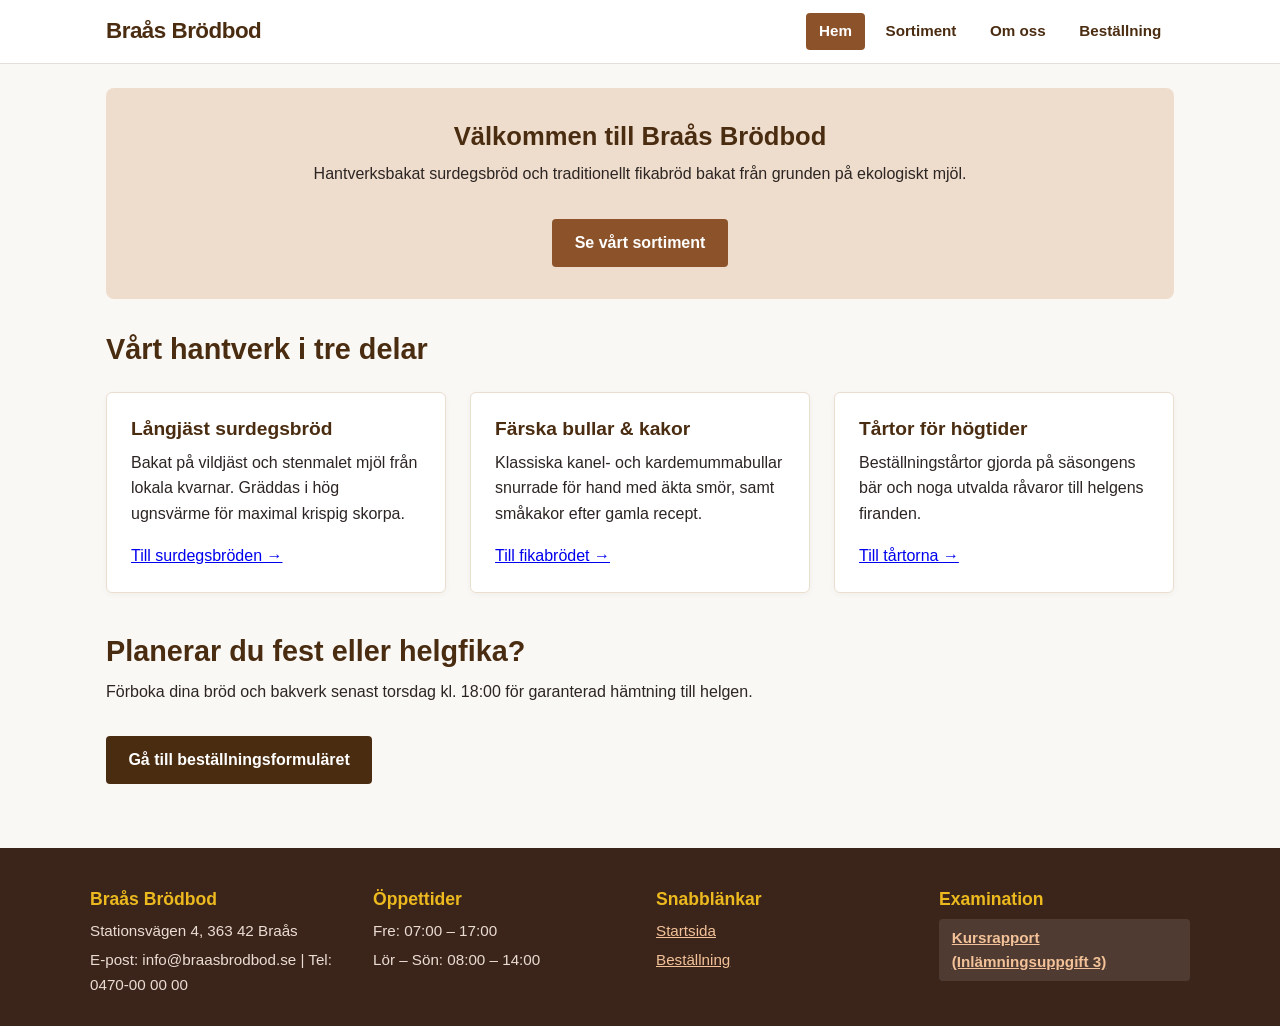
<file: index.html>
<!doctype html>
<html lang="sv">
  <head>
    <meta charset="UTF-8" />
    <meta name="viewport" content="width=device-width, initial-scale=1.0" />
    <title>Startsida – Braås Brödbod</title>
    <link rel="stylesheet" href="css/style.css" />
  </head>
  <body>
    <!-- Global navigering för hela webbplatsen -->
    <header class="site-header">
      <div class="header-container">
        <div class="logo">
          <a href="index.html">Braås Brödbod</a>
        </div>
        <nav class="global-nav" aria-label="Huvudmeny">
          <ul>
            <li><a href="index.html" class="active">Hem</a></li>
            <li><a href="surdeg.html">Sortiment</a></li>
            <li><a href="om-oss.html">Om oss</a></li>
            <li><a href="bestall.html">Beställning</a></li>
          </ul>
        </nav>
      </div>
    </header>

    <main>
      <!-- Välkomstsektion -->
      <section class="hero-section">
        <div class="hero-content">
          <h1>Välkommen till Braås Brödbod</h1>
          <p>
            Hantverksbakat surdegsbröd och traditionellt fikabröd bakat från
            grunden på ekologiskt mjöl.
          </p>
          <a href="surdeg.html" class="btn">Se vårt sortiment</a>
        </div>
      </section>

      <!-- Presentation av utvalda höjdpunkter -->
      <section class="featured-section">
        <h2>Vårt hantverk i tre delar</h2>
        <div class="card-grid">
          <article class="card">
            <h3>Långjäst surdegsbröd</h3>
            <p>
              Bakat på vildjäst och stenmalet mjöl från lokala kvarnar. Gräddas
              i hög ugnsvärme för maximal krispig skorpa.
            </p>
            <a href="surdeg.html">Till surdegsbröden &rarr;</a>
          </article>

          <article class="card">
            <h3>Färska bullar & kakor</h3>
            <p>
              Klassiska kanel- och kardemummabullar snurrade för hand med äkta
              smör, samt småkakor efter gamla recept.
            </p>
            <a href="fikabrod.html">Till fikabrödet &rarr;</a>
          </article>

          <article class="card">
            <h3>Tårtor för högtider</h3>
            <p>
              Beställningstårtor gjorda på säsongens bär och noga utvalda
              råvaror till helgens firanden.
            </p>
            <a href="tartor.html">Till tårtorna &rarr;</a>
          </article>
        </div>
      </section>

      <!-- Info om förhandsbeställning -->
      <section class="order-teaser">
        <h2>Planerar du fest eller helgfika?</h2>
        <p>
          Förboka dina bröd och bakverk senast torsdag kl. 18:00 för garanterad
          hämtning till helgen.
        </p>
        <a href="bestall.html" class="btn btn-secondary"
          >Gå till beställningsformuläret</a
        >
      </section>
    </main>

    <!-- Sidfot  -->
    <footer class="site-footer">
      <div class="footer-container">
        <div class="footer-info">
          <h2>Braås Brödbod</h2>
          <p>Stationsvägen 4, 363 42 Braås</p>
          <p>E-post: info@braasbrodbod.se | Tel: 0470-00 00 00</p>
        </div>
        <div class="footer-hours">
          <h2>Öppettider</h2>
          <p>Fre: 07:00 – 17:00</p>
          <p>Lör – Sön: 08:00 – 14:00</p>
        </div>
        <div class="footer-nav">
          <h2>Snabblänkar</h2>
          <p><a href="index.html">Startsida</a></p>
          <p><a href="bestall.html">Beställning</a></p>
        </div>
        <div class="footer-report">
          <h2>Examination</h2>
          <p>
            <a href="rapport.html" class="report-link"
              >Kursrapport (Inlämningsuppgift 3)</a
            >
          </p>
        </div>
      </div>
    </footer>
  </body>
</html>
</file>
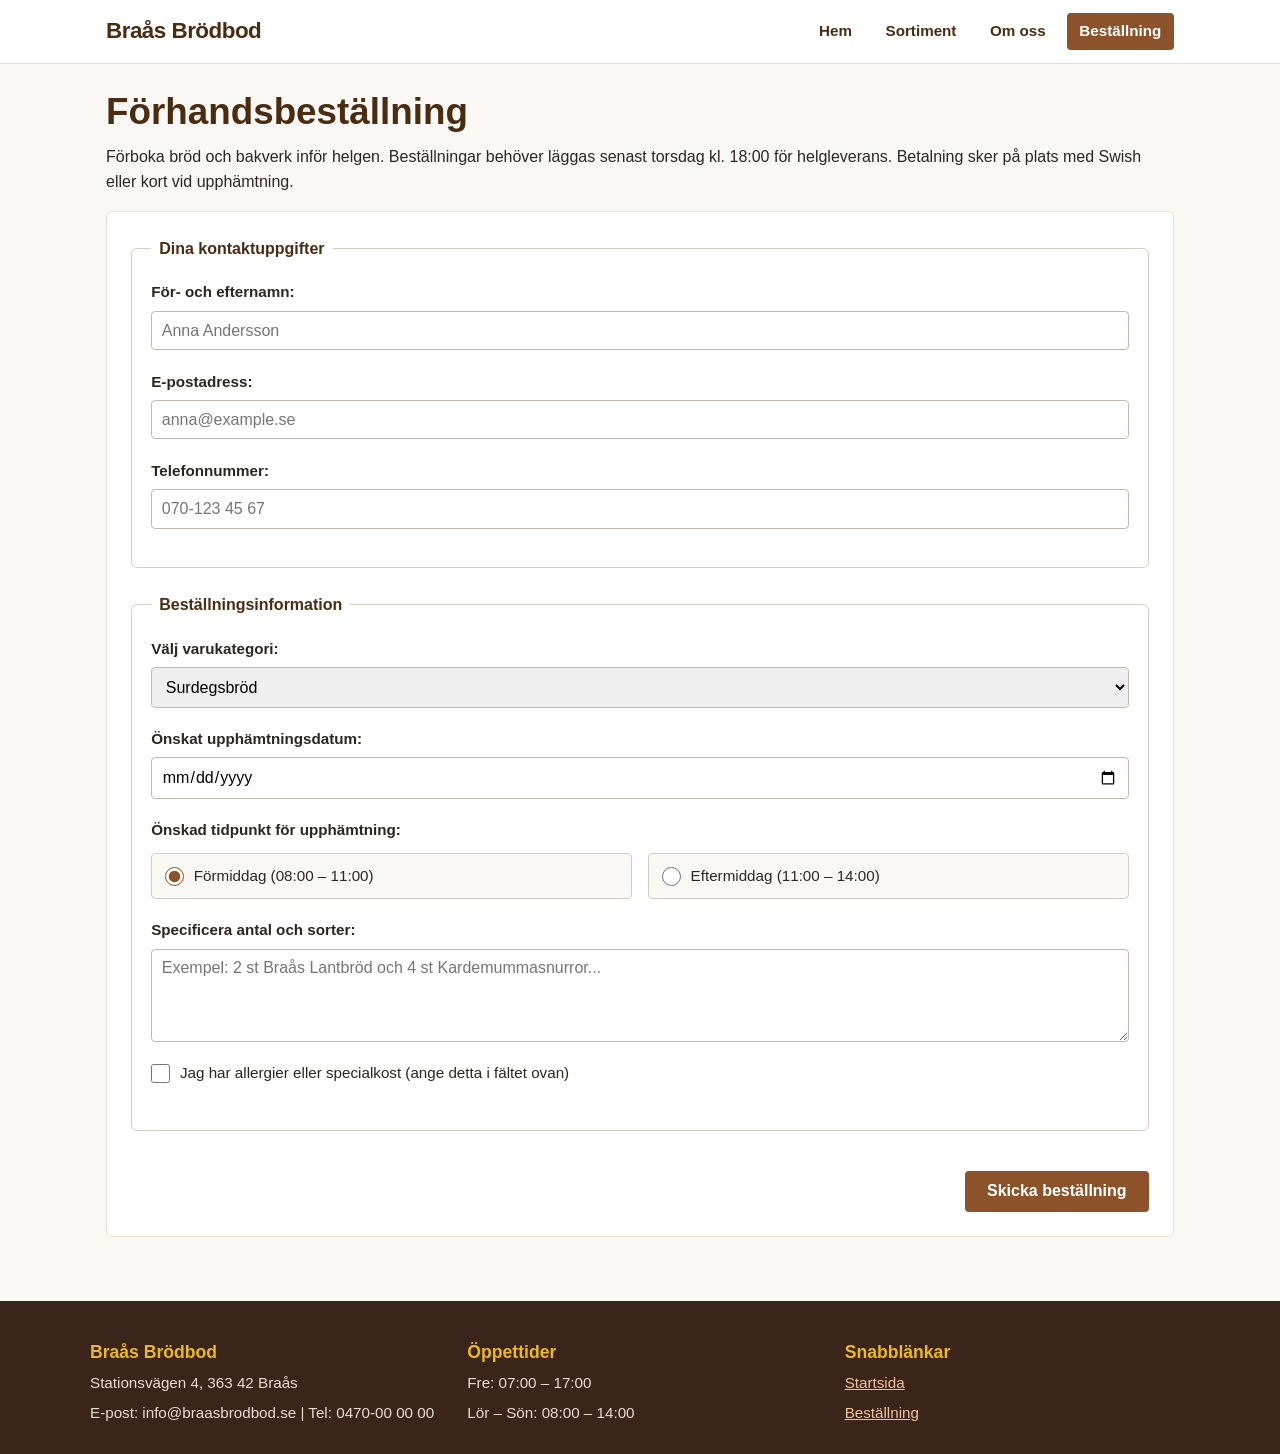
<file: bestall.html>
<!doctype html>
<html lang="sv">
  <head>
    <meta charset="UTF-8" />
    <meta name="viewport" content="width=device-width, initial-scale=1.0" />
    <title>Förhandsbeställning – Braås Brödbod</title>
    <link rel="stylesheet" href="css/style.css" />
  </head>
  <body>
    <!-- Global navigering -->
    <header class="site-header">
      <div class="header-container">
        <div class="logo">
          <a href="index.html">Braås Brödbod</a>
        </div>
        <nav class="global-nav" aria-label="Huvudmeny">
          <ul>
            <li><a href="index.html">Hem</a></li>
            <li><a href="surdeg.html">Sortiment</a></li>
            <li><a href="om-oss.html">Om oss</a></li>
            <li><a href="bestall.html" class="active">Beställning</a></li>
          </ul>
        </nav>
      </div>
    </header>

    <main>
      <section class="form-section">
        <h1>Förhandsbeställning</h1>
        <p class="form-intro">
          Förboka bröd och bakverk inför helgen. Beställningar behöver läggas
          senast torsdag kl. 18:00 för helgleverans. Betalning sker på plats med
          Swish eller kort vid upphämtning.
        </p>

        <!-- Formulär  -->
        <form class="order-form" action="#" method="post">
          <!-- Kontaktuppgifter -->
          <fieldset>
            <legend>Dina kontaktuppgifter</legend>

            <div class="form-group">
              <label for="name">För- och efternamn:</label>
              <input
                type="text"
                id="name"
                name="name"
                required
                placeholder="Anna Andersson"
              />
            </div>

            <div class="form-group">
              <label for="email">E-postadress:</label>
              <input
                type="email"
                id="email"
                name="email"
                required
                placeholder="anna@example.se"
              />
            </div>

            <div class="form-group">
              <label for="phone">Telefonnummer:</label>
              <input
                type="tel"
                id="phone"
                name="phone"
                required
                placeholder="070-123 45 67"
              />
            </div>
          </fieldset>

          <!-- Beställningsdetaljer -->
          <fieldset>
            <legend>Beställningsinformation</legend>

            <!-- Select / Dropdown -->
            <div class="form-group">
              <label for="product-category">Välj varukategori:</label>
              <select id="product-category" name="product-category">
                <option value="surdeg">Surdegsbröd</option>
                <option value="fikabrod">Fikabröd &amp; Bullar</option>
                <option value="tarta">Tårta</option>
                <option value="blandat">Blandad beställning</option>
              </select>
            </div>

            <!-- Datum -->
            <div class="form-group">
              <label for="pickup-date">Önskat upphämtningsdatum:</label>
              <input type="date" id="pickup-date" name="pickup-date" required />
            </div>

            <!-- Radioknappar -->
            <div class="form-group">
              <span class="group-label">Önskad tidpunkt för upphämtning:</span>
              <div class="radio-options">
                <label>
                  <input
                    type="radio"
                    name="pickup-time"
                    value="morgon"
                    checked
                  />
                  Förmiddag (08:00 – 11:00)
                </label>
                <label>
                  <input type="radio" name="pickup-time" value="eftermiddag" />
                  Eftermiddag (11:00 – 14:00)
                </label>
              </div>
            </div>

            <!-- Textarea -->
            <div class="form-group">
              <label for="details">Specificera antal och sorter:</label>
              <textarea
                id="details"
                name="details"
                rows="4"
                placeholder="Exempel: 2 st Braås Lantbröd och 4 st Kardemummasnurror..."
              ></textarea>
            </div>

            <!-- Checkbox -->
            <div class="form-group checkbox-group">
              <label>
                <input type="checkbox" name="allergy-notify" value="yes" />
                Jag har allergier eller specialkost (ange detta i fältet ovan)
              </label>
            </div>
          </fieldset>

          <!-- Skicka-knapp -->
          <div class="form-actions">
            <button type="submit" class="btn">Skicka beställning</button>
          </div>
        </form>
      </section>
    </main>

    <footer class="site-footer">
      <div class="footer-container">
        <div class="footer-info">
          <h2>Braås Brödbod</h2>
          <p>Stationsvägen 4, 363 42 Braås</p>
          <p>E-post: info@braasbrodbod.se | Tel: 0470-00 00 00</p>
        </div>
        <div class="footer-hours">
          <h2>Öppettider</h2>
          <p>Fre: 07:00 – 17:00</p>
          <p>Lör – Sön: 08:00 – 14:00</p>
        </div>
        <div class="footer-nav">
          <h2>Snabblänkar</h2>
          <p><a href="index.html">Startsida</a></p>
          <p><a href="bestall.html">Beställning</a></p>
        </div>
      </div>
    </footer>
  </body>
</html>
</file>
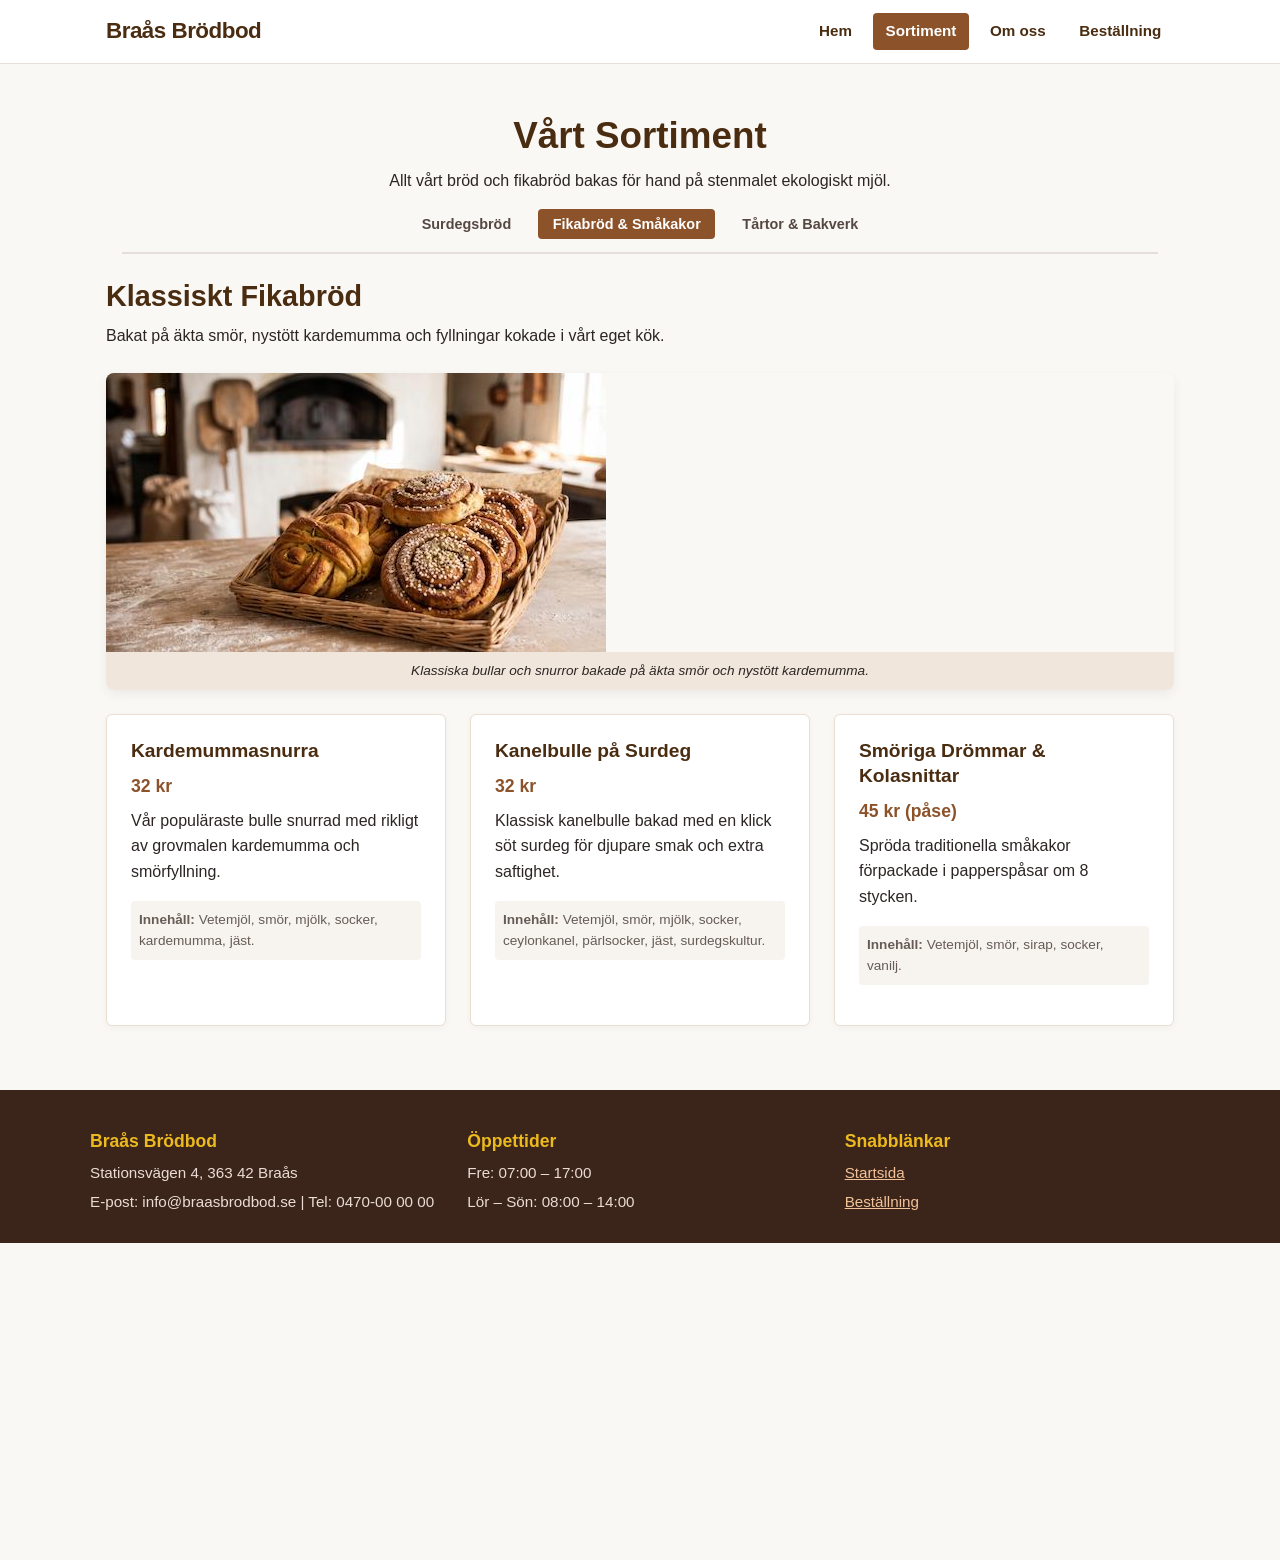
<file: fikabrod.html>
<!doctype html>
<html lang="sv">
  <head>
    <meta charset="UTF-8" />
    <meta name="viewport" content="width=device-width, initial-scale=1.0" />
    <title>Sortiment: Fikabröd – Braås Brödbod</title>
    <link rel="stylesheet" href="css/style.css" />
  </head>
  <body>
    <header class="site-header">
      <div class="header-container">
        <div class="logo">
          <a href="index.html">Braås Brödbod</a>
        </div>
        <nav class="global-nav" aria-label="Huvudmeny">
          <ul>
            <li><a href="index.html">Hem</a></li>
            <li><a href="surdeg.html" class="active">Sortiment</a></li>
            <li><a href="om-oss.html">Om oss</a></li>
            <li><a href="bestall.html">Beställning</a></li>
          </ul>
        </nav>
      </div>
    </header>

    <main>
      <div class="page-intro">
        <h1>Vårt Sortiment</h1>
        <p>
          Allt vårt bröd och fikabröd bakas för hand på stenmalet ekologiskt
          mjöl.
        </p>
      </div>

      <!-- Lokal navigering -->
      <nav class="local-nav" aria-label="Undermeny sortiment">
        <ul>
          <li><a href="surdeg.html">Surdegsbröd</a></li>
          <li>
            <a href="fikabrod.html" class="active-local"
              >Fikabröd &amp; Småkakor</a
            >
          </li>
          <li><a href="tartor.html">Tårtor &amp; Bakverk</a></li>
        </ul>
      </nav>

      <section class="catalog-section">
        <h2>Klassiskt Fikabröd</h2>
        <p>
          Bakat på äkta smör, nystött kardemumma och fyllningar kokade i vårt
          eget kök.
        </p>

        <figure class="featured-picture">
          <picture>
            <!-- För stora skärmar-->
            <source
              media="(min-width: 768px)"
              srcset="img/fikabord-large.jpg"
            />
            <!-- Standard / mindre skärmar-->
            <img
              src="img/fikabord-small.jpg"
              alt="Nybakade kanelbullar och kardemummasnurror i en korg"
            />
          </picture>
          <figcaption>
            Klassiska bullar och snurror bakade på äkta smör och nystött
            kardemumma.
          </figcaption>
        </figure>

        <div class="product-grid">
          <article class="product-card">
            <h3>Kardemummasnurra</h3>
            <p class="price">32 kr</p>
            <p>
              Vår populäraste bulle snurrad med rikligt av grovmalen kardemumma
              och smörfyllning.
            </p>
            <p class="allergens">
              <strong>Innehåll:</strong> Vetemjöl, smör, mjölk, socker,
              kardemumma, jäst.
            </p>
          </article>

          <article class="product-card">
            <h3>Kanelbulle på Surdeg</h3>
            <p class="price">32 kr</p>
            <p>
              Klassisk kanelbulle bakad med en klick söt surdeg för djupare smak
              och extra saftighet.
            </p>
            <p class="allergens">
              <strong>Innehåll:</strong> Vetemjöl, smör, mjölk, socker,
              ceylonkanel, pärlsocker, jäst, surdegskultur.
            </p>
          </article>

          <article class="product-card">
            <h3>Smöriga Drömmar &amp; Kolasnittar</h3>
            <p class="price">45 kr (påse)</p>
            <p>
              Spröda traditionella småkakor förpackade i papperspåsar om 8
              stycken.
            </p>
            <p class="allergens">
              <strong>Innehåll:</strong> Vetemjöl, smör, sirap, socker, vanilj.
            </p>
          </article>
        </div>
      </section>
    </main>

    <footer class="site-footer">
      <div class="footer-container">
        <div class="footer-info">
          <h2>Braås Brödbod</h2>
          <p>Stationsvägen 4, 363 42 Braås</p>
          <p>E-post: info@braasbrodbod.se | Tel: 0470-00 00 00</p>
        </div>
        <div class="footer-hours">
          <h2>Öppettider</h2>
          <p>Fre: 07:00 – 17:00</p>
          <p>Lör – Sön: 08:00 – 14:00</p>
        </div>
        <div class="footer-nav">
          <h2>Snabblänkar</h2>
          <p><a href="index.html">Startsida</a></p>
          <p><a href="bestall.html">Beställning</a></p>
        </div>
      </div>
    </footer>
  </body>
</html>
</file>
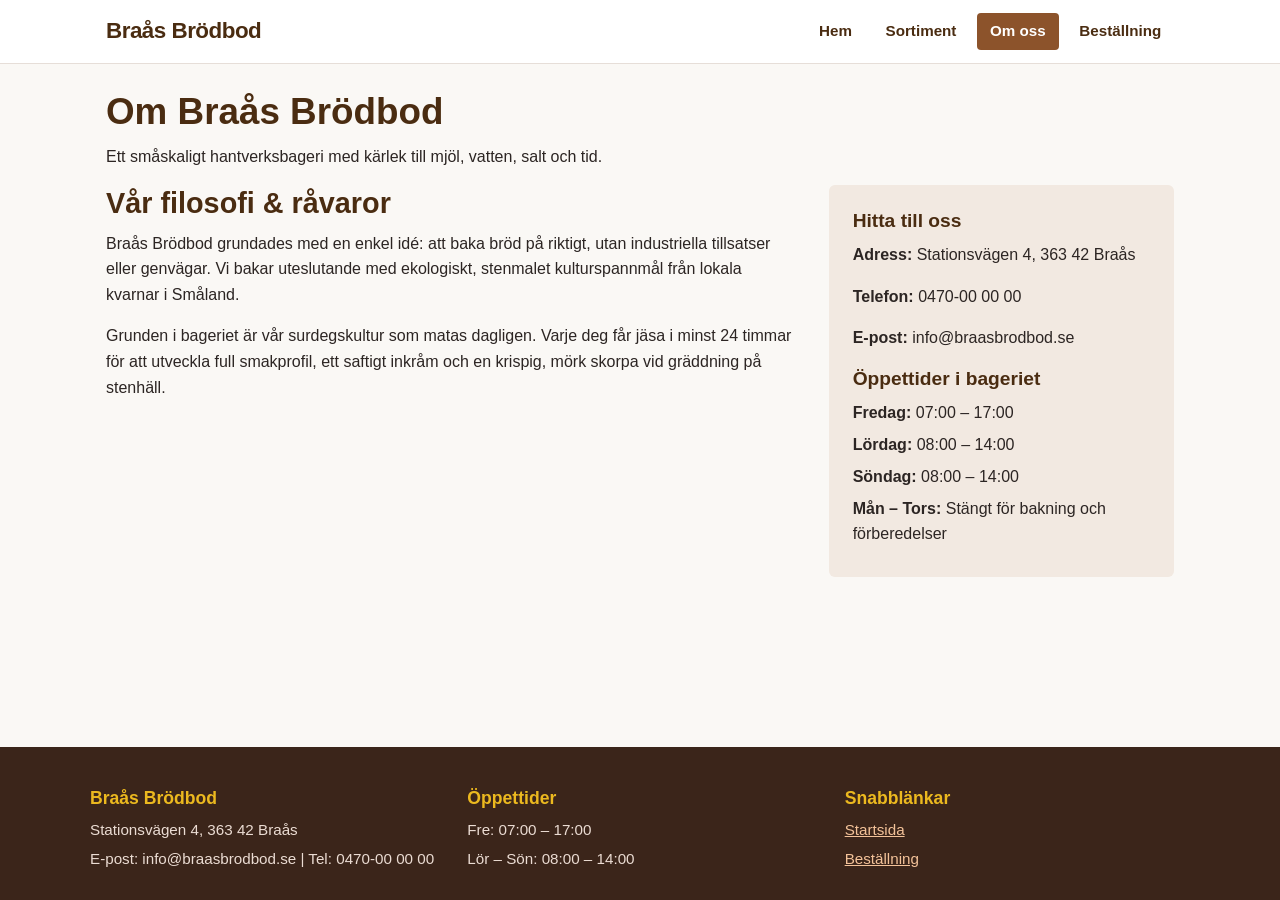
<file: om-oss.html>
<!doctype html>
<html lang="sv">
  <head>
    <meta charset="UTF-8" />
    <meta name="viewport" content="width=device-width, initial-scale=1.0" />
    <title>Om oss – Braås Brödbod</title>
    <link rel="stylesheet" href="css/style.css" />
  </head>
  <body>
    <!-- Global navigering -->
    <header class="site-header">
      <div class="header-container">
        <div class="logo">
          <a href="index.html">Braås Brödbod</a>
        </div>
        <nav class="global-nav" aria-label="Huvudmeny">
          <ul>
            <li><a href="index.html">Hem</a></li>
            <li><a href="surdeg.html">Sortiment</a></li>
            <li><a href="om-oss.html" class="active">Om oss</a></li>
            <li><a href="bestall.html">Beställning</a></li>
          </ul>
        </nav>
      </div>
    </header>

    <main>
      <section class="about-hero">
        <h1>Om Braås Brödbod</h1>
        <p class="lead">
          Ett småskaligt hantverksbageri med kärlek till mjöl, vatten, salt och
          tid.
        </p>
      </section>

      <div class="about-content">
        <div class="about-grid">
          <article class="about-text">
            <h2>Vår filosofi &amp; råvaror</h2>
            <p>
              Braås Brödbod grundades med en enkel idé: att baka bröd på
              riktigt, utan industriella tillsatser eller genvägar. Vi bakar
              uteslutande med ekologiskt, stenmalet kulturspannmål från lokala
              kvarnar i Småland.
            </p>
            <p>
              Grunden i bageriet är vår surdegskultur som matas dagligen. Varje
              deg får jäsa i minst 24 timmar för att utveckla full smakprofil,
              ett saftigt inkråm och en krispig, mörk skorpa vid gräddning på
              stenhäll.
            </p>
          </article>

          <aside class="about-info-box">
            <h3>Hitta till oss</h3>
            <p><strong>Adress:</strong> Stationsvägen 4, 363 42 Braås</p>
            <p><strong>Telefon:</strong> 0470-00 00 00</p>
            <p><strong>E-post:</strong> info@braasbrodbod.se</p>

            <h3>Öppettider i bageriet</h3>
            <ul>
              <li><strong>Fredag:</strong> 07:00 – 17:00</li>
              <li><strong>Lördag:</strong> 08:00 – 14:00</li>
              <li><strong>Söndag:</strong> 08:00 – 14:00</li>
              <li>
                <strong>Mån – Tors:</strong> Stängt för bakning och
                förberedelser
              </li>
            </ul>
          </aside>
        </div>
      </div>
    </main>

    <footer class="site-footer">
      <div class="footer-container">
        <div class="footer-info">
          <h2>Braås Brödbod</h2>
          <p>Stationsvägen 4, 363 42 Braås</p>
          <p>E-post: info@braasbrodbod.se | Tel: 0470-00 00 00</p>
        </div>
        <div class="footer-hours">
          <h2>Öppettider</h2>
          <p>Fre: 07:00 – 17:00</p>
          <p>Lör – Sön: 08:00 – 14:00</p>
        </div>
        <div class="footer-nav">
          <h2>Snabblänkar</h2>
          <p><a href="index.html">Startsida</a></p>
          <p><a href="bestall.html">Beställning</a></p>
        </div>
      </div>
    </footer>
  </body>
</html>
</file>
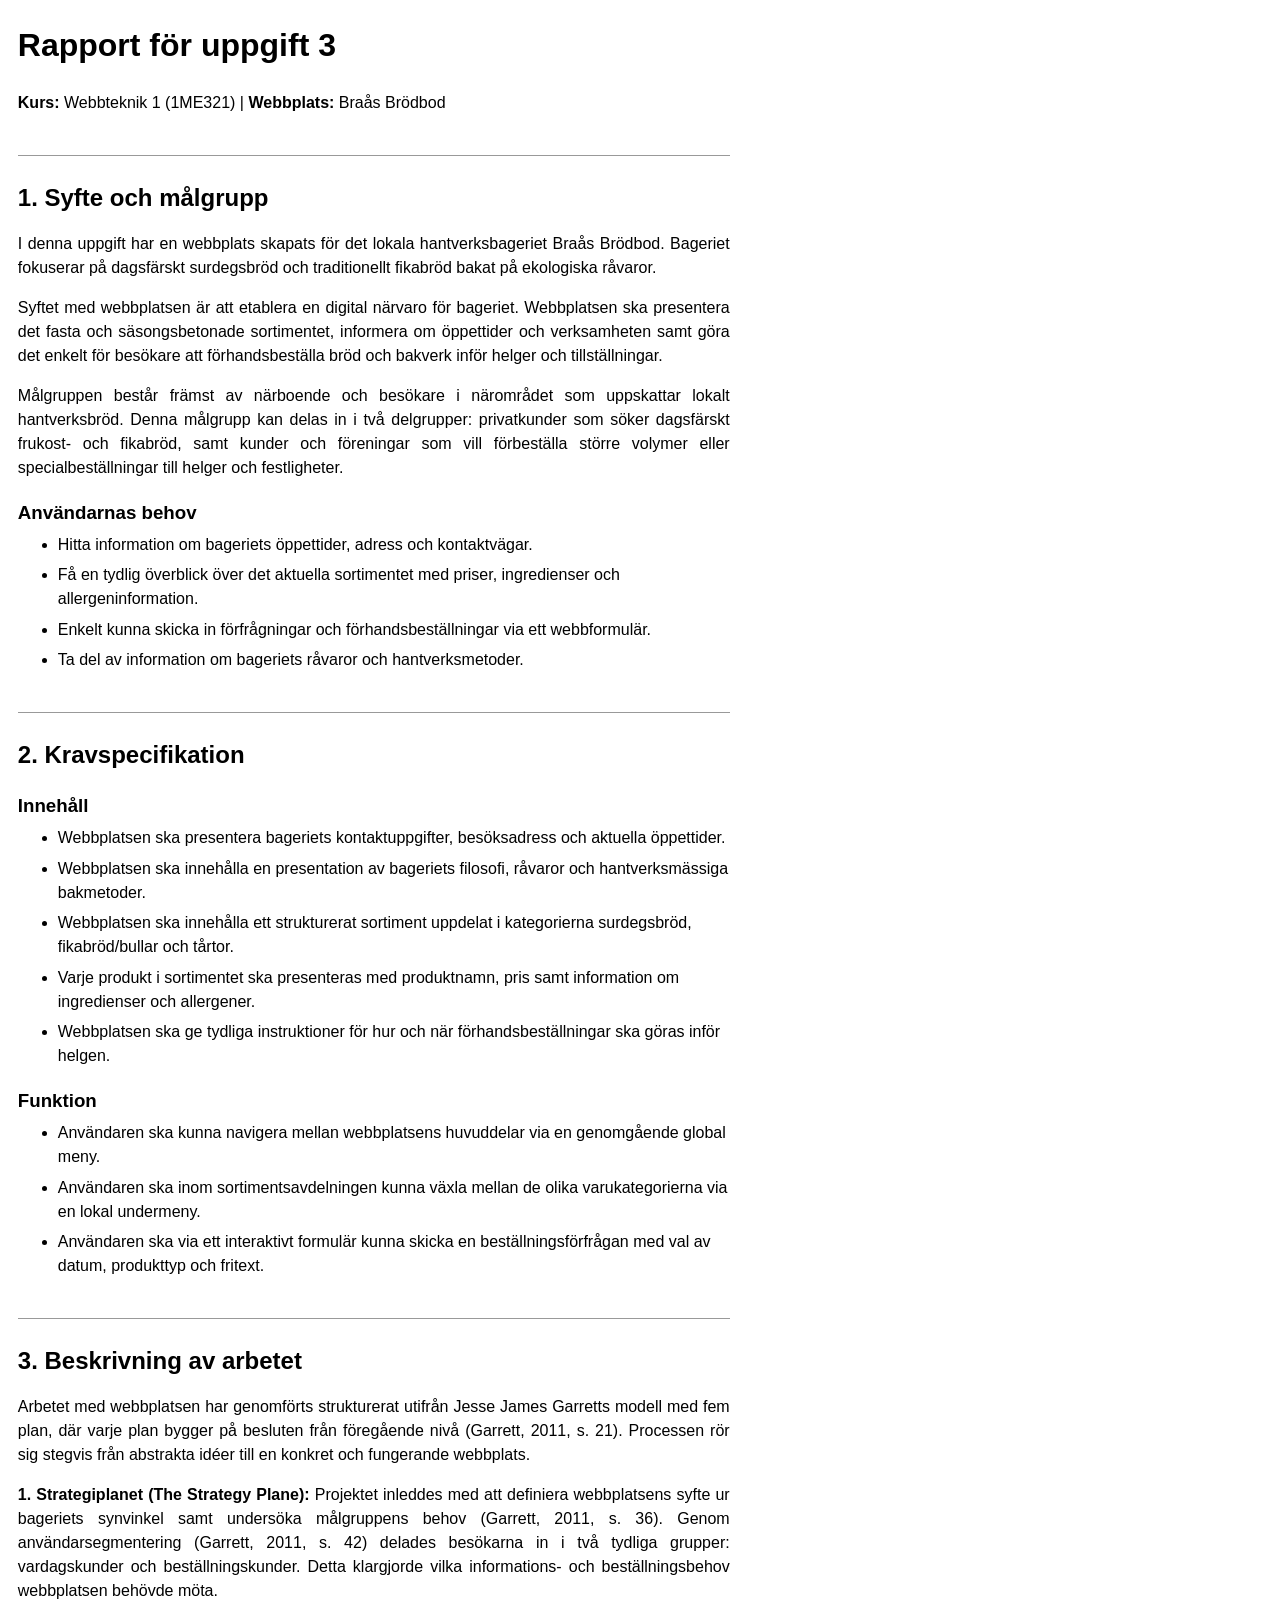
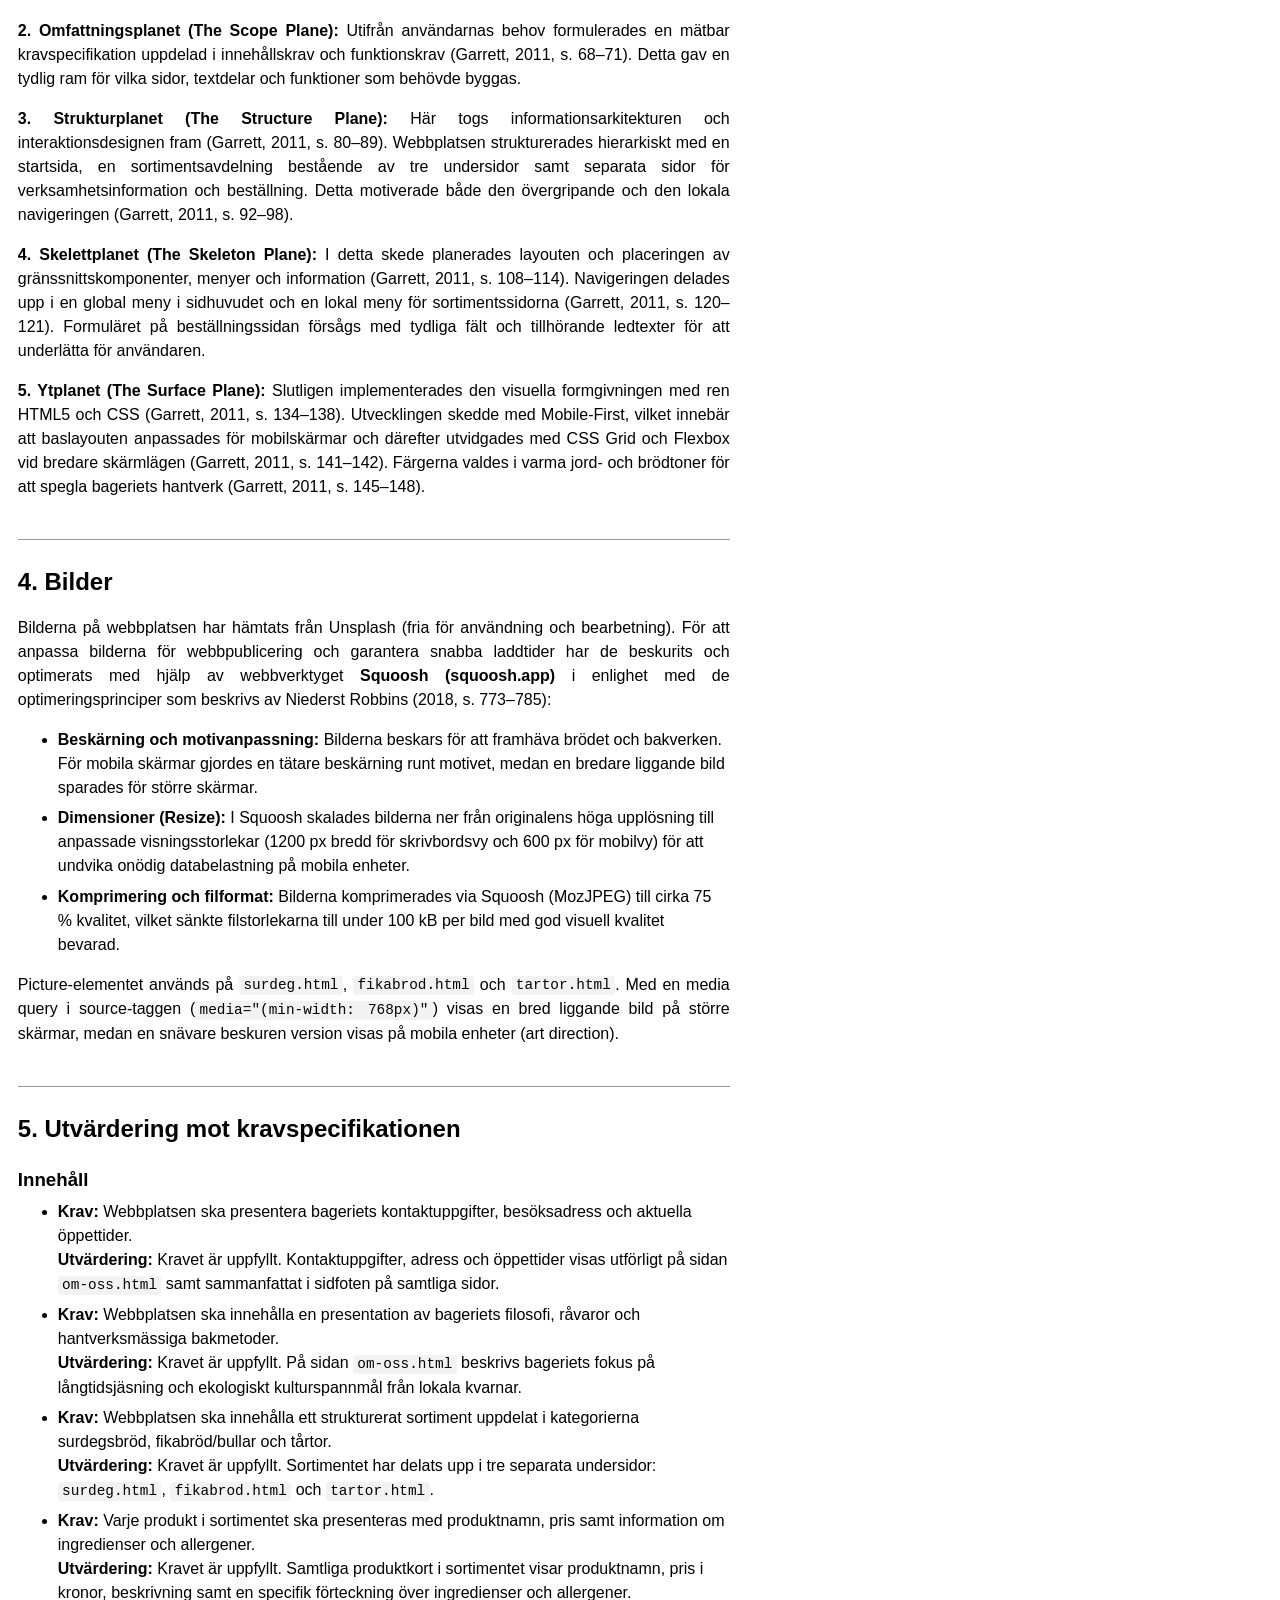
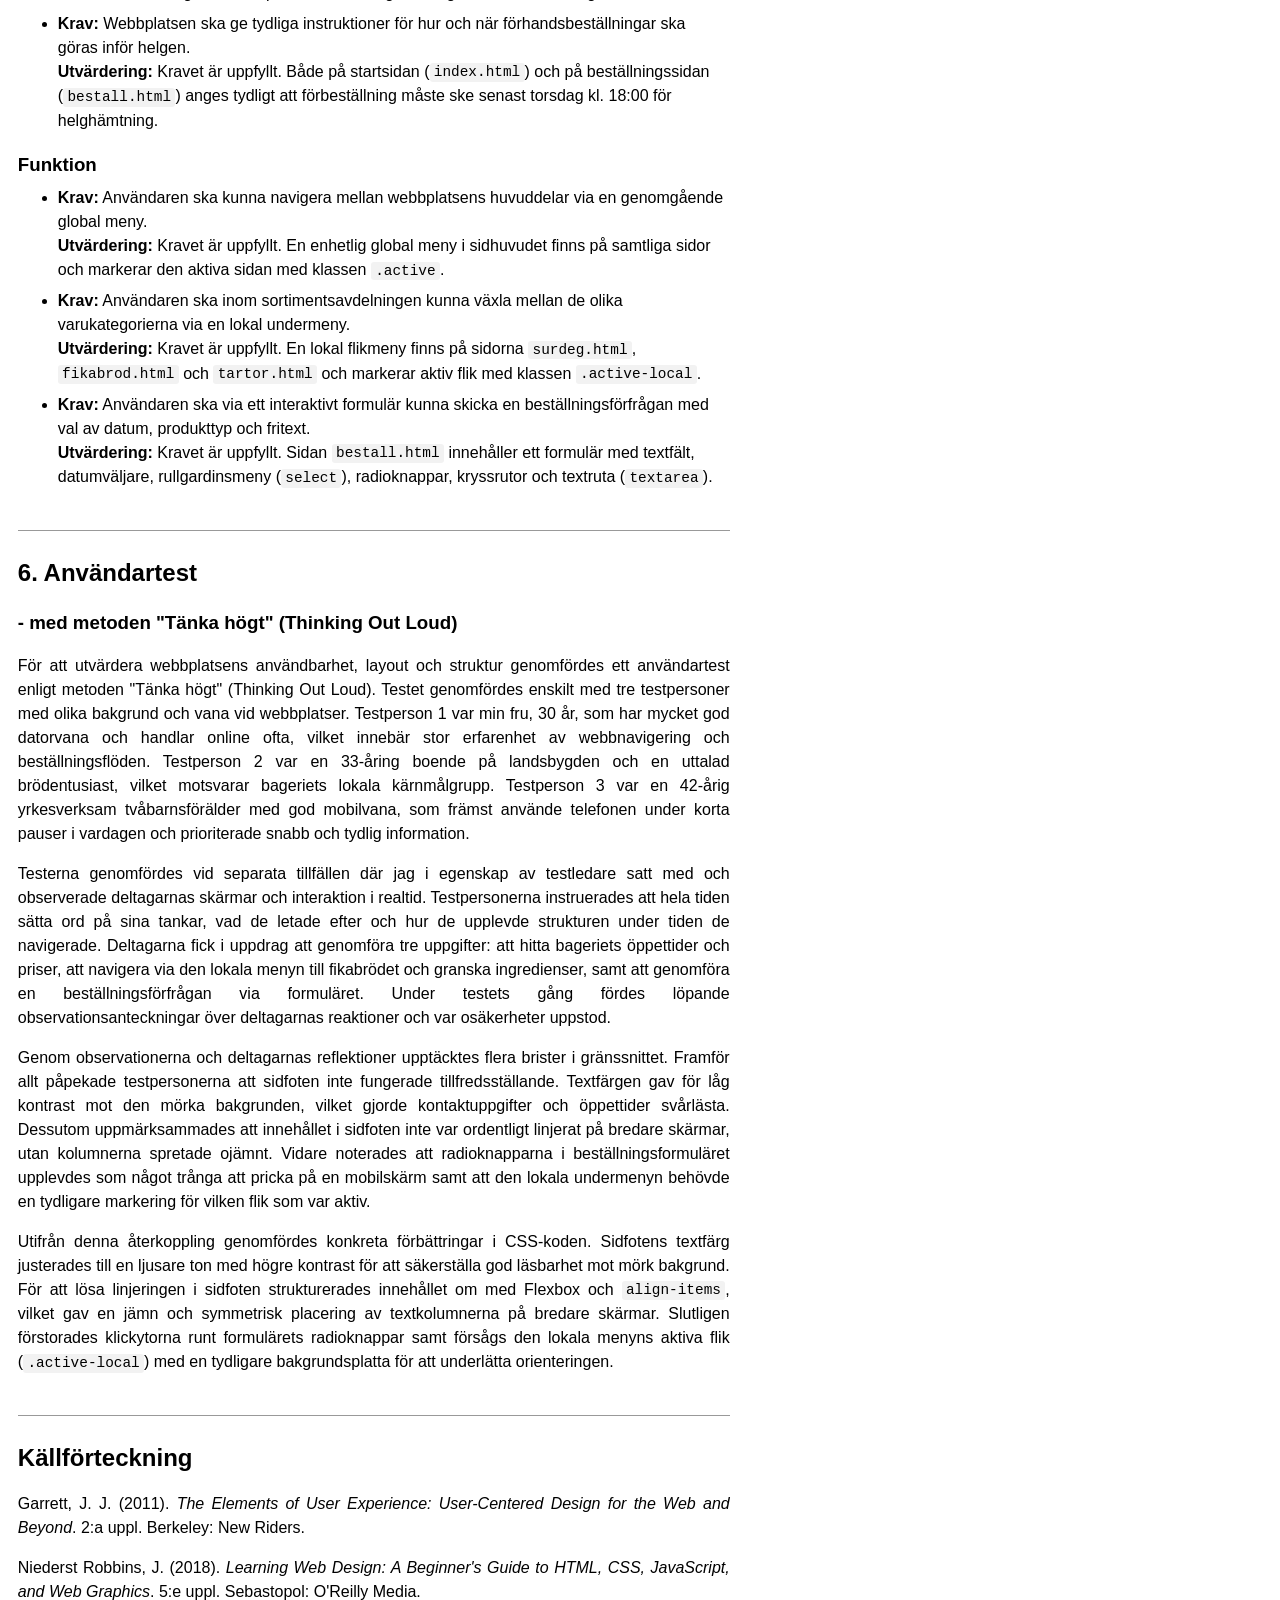
<file: rapport.html>
<!doctype html>
<html lang="sv">
  <head>
    <meta charset="UTF-8" />
    <meta http-equiv="X-UA-Compatible" content="IE=edge" />
    <meta name="viewport" content="width=device-width, initial-scale=1.0" />
    <title>Rapport för uppgift 3 i Webbteknik 1</title>
    <style>
      html {
        font-size: 16px;
      }

      body {
        background-color: #fff;
        color: #000;
        font-family: Verdana, Geneva, Tahoma, sans-serif;
        max-width: 80ch;
        margin-left: 2ch;
        margin-right: 2ch;
        line-height: 1.5;
      }

      header,
      section {
        border-bottom: 1px solid #999;
        padding-bottom: 1.5rem;
        margin-bottom: 1.5rem;
      }

      img {
        max-width: 100%;
      }

      p {
        text-align: justify;
      }

      h2 {
        margin-bottom: 0.2em;
      }

      h3 {
        margin-top: 1em;
        margin-bottom: 0.2em;
      }

      ul,
      ol {
        margin-top: 0.4em;
      }

      li {
        margin-bottom: 0.4em;
      }

      code {
        background-color: #f2f2f2;
        padding: 0.1em 0.3em;
        border-radius: 3px;
        font-size: 0.9em;
      }
    </style>
  </head>

  <body>
    <header>
      <h1>Rapport för uppgift 3</h1>
      <p>
        <strong>Kurs:</strong> Webbteknik 1 (1ME321) |
        <strong>Webbplats:</strong> Braås Brödbod
      </p>
    </header>

    <main>
      <!-- 1. Syfte och målgrupp -->
      <section>
        <h2>1. Syfte och målgrupp</h2>
        <p>
          I denna uppgift har en webbplats skapats för det lokala
          hantverksbageriet Braås Brödbod. Bageriet fokuserar på dagsfärskt
          surdegsbröd och traditionellt fikabröd bakat på ekologiska råvaror.
        </p>
        <p>
          Syftet med webbplatsen är att etablera en digital närvaro för
          bageriet. Webbplatsen ska presentera det fasta och säsongsbetonade
          sortimentet, informera om öppettider och verksamheten samt göra det
          enkelt för besökare att förhandsbeställa bröd och bakverk inför helger
          och tillställningar.
        </p>
        <p>
          Målgruppen består främst av närboende och besökare i närområdet som
          uppskattar lokalt hantverksbröd. Denna målgrupp kan delas in i två
          delgrupper: privatkunder som söker dagsfärskt frukost- och fikabröd,
          samt kunder och föreningar som vill förbeställa större volymer eller
          specialbeställningar till helger och festligheter.
        </p>
        <h3>Användarnas behov</h3>
        <ul>
          <li>
            Hitta information om bageriets öppettider, adress och kontaktvägar.
          </li>
          <li>
            Få en tydlig överblick över det aktuella sortimentet med priser,
            ingredienser och allergeninformation.
          </li>
          <li>
            Enkelt kunna skicka in förfrågningar och förhandsbeställningar via
            ett webbformulär.
          </li>
          <li>
            Ta del av information om bageriets råvaror och hantverksmetoder.
          </li>
        </ul>
      </section>

      <!-- 2. Kravspecifikation -->
      <section>
        <h2>2. Kravspecifikation</h2>
        <h3>Innehåll</h3>
        <ul>
          <li>
            Webbplatsen ska presentera bageriets kontaktuppgifter, besöksadress
            och aktuella öppettider.
          </li>
          <li>
            Webbplatsen ska innehålla en presentation av bageriets filosofi,
            råvaror och hantverksmässiga bakmetoder.
          </li>
          <li>
            Webbplatsen ska innehålla ett strukturerat sortiment uppdelat i
            kategorierna surdegsbröd, fikabröd/bullar och tårtor.
          </li>
          <li>
            Varje produkt i sortimentet ska presenteras med produktnamn, pris
            samt information om ingredienser och allergener.
          </li>
          <li>
            Webbplatsen ska ge tydliga instruktioner för hur och när
            förhandsbeställningar ska göras inför helgen.
          </li>
        </ul>
        <h3>Funktion</h3>
        <ul>
          <li>
            Användaren ska kunna navigera mellan webbplatsens huvuddelar via en
            genomgående global meny.
          </li>
          <li>
            Användaren ska inom sortimentsavdelningen kunna växla mellan de
            olika varukategorierna via en lokal undermeny.
          </li>
          <li>
            Användaren ska via ett interaktivt formulär kunna skicka en
            beställningsförfrågan med val av datum, produkttyp och fritext.
          </li>
        </ul>
      </section>

      <!-- 3. Beskrivning av arbetet -->
      <section>
        <h2>3. Beskrivning av arbetet</h2>
        <p>
          Arbetet med webbplatsen har genomförts strukturerat utifrån Jesse
          James Garretts modell med fem plan, där varje plan bygger på besluten
          från föregående nivå (Garrett, 2011, s. 21). Processen rör sig stegvis
          från abstrakta idéer till en konkret och fungerande webbplats.
        </p>
        <p>
          <strong>1. Strategiplanet (The Strategy Plane):</strong> Projektet
          inleddes med att definiera webbplatsens syfte ur bageriets synvinkel
          samt undersöka målgruppens behov (Garrett, 2011, s. 36). Genom
          användarsegmentering (Garrett, 2011, s. 42) delades besökarna in i två
          tydliga grupper: vardagskunder och beställningskunder. Detta
          klargjorde vilka informations- och beställningsbehov webbplatsen
          behövde möta.
        </p>
        <p>
          <strong>2. Omfattningsplanet (The Scope Plane):</strong> Utifrån
          användarnas behov formulerades en mätbar kravspecifikation uppdelad i
          innehållskrav och funktionskrav (Garrett, 2011, s. 68–71). Detta gav
          en tydlig ram för vilka sidor, textdelar och funktioner som behövde
          byggas.
        </p>
        <p>
          <strong>3. Strukturplanet (The Structure Plane):</strong> Här togs
          informationsarkitekturen och interaktionsdesignen fram (Garrett, 2011,
          s. 80–89). Webbplatsen strukturerades hierarkiskt med en startsida, en
          sortimentsavdelning bestående av tre undersidor samt separata sidor
          för verksamhetsinformation och beställning. Detta motiverade både den
          övergripande och den lokala navigeringen (Garrett, 2011, s. 92–98).
        </p>
        <p>
          <strong>4. Skelettplanet (The Skeleton Plane):</strong> I detta skede
          planerades layouten och placeringen av gränssnittskomponenter, menyer
          och information (Garrett, 2011, s. 108–114). Navigeringen delades upp
          i en global meny i sidhuvudet och en lokal meny för sortimentssidorna
          (Garrett, 2011, s. 120–121). Formuläret på beställningssidan försågs
          med tydliga fält och tillhörande ledtexter för att underlätta för
          användaren.
        </p>
        <p>
          <strong>5. Ytplanet (The Surface Plane):</strong> Slutligen
          implementerades den visuella formgivningen med ren HTML5 och CSS
          (Garrett, 2011, s. 134–138). Utvecklingen skedde med Mobile-First,
          vilket innebär att baslayouten anpassades för mobilskärmar och
          därefter utvidgades med CSS Grid och Flexbox vid bredare skärmlägen
          (Garrett, 2011, s. 141–142). Färgerna valdes i varma jord- och
          brödtoner för att spegla bageriets hantverk (Garrett, 2011, s.
          145–148).
        </p>
      </section>

      <!-- 4. Bilder -->
      <section>
        <h2>4. Bilder</h2>
        <p>
          Bilderna på webbplatsen har hämtats från Unsplash (fria för användning
          och bearbetning). För att anpassa bilderna för webbpublicering och
          garantera snabba laddtider har de beskurits och optimerats med hjälp
          av webbverktyget <strong>Squoosh (squoosh.app)</strong>
          i enlighet med de optimeringsprinciper som beskrivs av Niederst
          Robbins (2018, s. 773–785):
        </p>
        <ul>
          <li>
            <strong>Beskärning och motivanpassning:</strong> Bilderna beskars
            för att framhäva brödet och bakverken. För mobila skärmar gjordes en
            tätare beskärning runt motivet, medan en bredare liggande bild
            sparades för större skärmar.
          </li>
          <li>
            <strong>Dimensioner (Resize):</strong> I Squoosh skalades bilderna
            ner från originalens höga upplösning till anpassade
            visningsstorlekar (1200 px bredd för skrivbordsvy och 600 px för
            mobilvy) för att undvika onödig databelastning på mobila enheter.
          </li>
          <li>
            <strong>Komprimering och filformat:</strong> Bilderna komprimerades
            via Squoosh (MozJPEG) till cirka 75 % kvalitet, vilket sänkte
            filstorlekarna till under 100 kB per bild med god visuell kvalitet
            bevarad.
          </li>
        </ul>
        <p>
          Picture-elementet används på <code>surdeg.html</code>,
          <code>fikabrod.html</code> och <code>tartor.html</code>. Med en media
          query i source-taggen (<code>media="(min-width: 768px)"</code>) visas
          en bred liggande bild på större skärmar, medan en snävare beskuren
          version visas på mobila enheter (art direction).
        </p>
      </section>

      <!-- 5. Utvärdering mot kravspecifikationen -->
      <section>
        <h2>5. Utvärdering mot kravspecifikationen</h2>

        <h3>Innehåll</h3>
        <ul>
          <li>
            <strong>Krav:</strong> Webbplatsen ska presentera bageriets
            kontaktuppgifter, besöksadress och aktuella öppettider.<br />
            <strong>Utvärdering:</strong> Kravet är uppfyllt. Kontaktuppgifter,
            adress och öppettider visas utförligt på sidan
            <code>om-oss.html</code> samt sammanfattat i sidfoten på samtliga
            sidor.
          </li>
          <li>
            <strong>Krav:</strong> Webbplatsen ska innehålla en presentation av
            bageriets filosofi, råvaror och hantverksmässiga bakmetoder.<br />
            <strong>Utvärdering:</strong> Kravet är uppfyllt. På sidan
            <code>om-oss.html</code> beskrivs bageriets fokus på långtidsjäsning
            och ekologiskt kulturspannmål från lokala kvarnar.
          </li>
          <li>
            <strong>Krav:</strong> Webbplatsen ska innehålla ett strukturerat
            sortiment uppdelat i kategorierna surdegsbröd, fikabröd/bullar och
            tårtor.<br />
            <strong>Utvärdering:</strong> Kravet är uppfyllt. Sortimentet har
            delats upp i tre separata undersidor: <code>surdeg.html</code>,
            <code>fikabrod.html</code> och <code>tartor.html</code>.
          </li>
          <li>
            <strong>Krav:</strong> Varje produkt i sortimentet ska presenteras
            med produktnamn, pris samt information om ingredienser och
            allergener.<br />
            <strong>Utvärdering:</strong> Kravet är uppfyllt. Samtliga
            produktkort i sortimentet visar produktnamn, pris i kronor,
            beskrivning samt en specifik förteckning över ingredienser och
            allergener.
          </li>
          <li>
            <strong>Krav:</strong> Webbplatsen ska ge tydliga instruktioner för
            hur och när förhandsbeställningar ska göras inför helgen.<br />
            <strong>Utvärdering:</strong> Kravet är uppfyllt. Både på startsidan
            (<code>index.html</code>) och på beställningssidan
            (<code>bestall.html</code>) anges tydligt att förbeställning måste
            ske senast torsdag kl. 18:00 för helghämtning.
          </li>
        </ul>

        <h3>Funktion</h3>
        <ul>
          <li>
            <strong>Krav:</strong> Användaren ska kunna navigera mellan
            webbplatsens huvuddelar via en genomgående global meny.<br />
            <strong>Utvärdering:</strong> Kravet är uppfyllt. En enhetlig global
            meny i sidhuvudet finns på samtliga sidor och markerar den aktiva
            sidan med klassen <code>.active</code>.
          </li>
          <li>
            <strong>Krav:</strong> Användaren ska inom sortimentsavdelningen
            kunna växla mellan de olika varukategorierna via en lokal
            undermeny.<br />
            <strong>Utvärdering:</strong> Kravet är uppfyllt. En lokal flikmeny
            finns på sidorna <code>surdeg.html</code>,
            <code>fikabrod.html</code> och <code>tartor.html</code> och markerar
            aktiv flik med klassen <code>.active-local</code>.
          </li>
          <li>
            <strong>Krav:</strong> Användaren ska via ett interaktivt formulär
            kunna skicka en beställningsförfrågan med val av datum, produkttyp
            och fritext.<br />
            <strong>Utvärdering:</strong> Kravet är uppfyllt. Sidan
            <code>bestall.html</code> innehåller ett formulär med textfält,
            datumväljare, rullgardinsmeny (<code>select</code>), radioknappar,
            kryssrutor och textruta (<code>textarea</code>).
          </li>
        </ul>
      </section>

      <!-- 6. Användartest (VG-krav) -->
      <section>
        <h2>6. Användartest</h2>
        <h3>- med metoden "Tänka högt" (Thinking Out Loud)</h3>
        <p>
          För att utvärdera webbplatsens användbarhet, layout och struktur
          genomfördes ett användartest enligt metoden "Tänka högt" (Thinking Out
          Loud). Testet genomfördes enskilt med tre testpersoner med olika
          bakgrund och vana vid webbplatser. Testperson 1 var min fru, 30 år,
          som har mycket god datorvana och handlar online ofta, vilket innebär
          stor erfarenhet av webbnavigering och beställningsflöden. Testperson 2
          var en 33-åring boende på landsbygden och en uttalad brödentusiast,
          vilket motsvarar bageriets lokala kärnmålgrupp. Testperson 3 var en
          42-årig yrkesverksam tvåbarnsförälder med god mobilvana, som främst
          använde telefonen under korta pauser i vardagen och prioriterade snabb
          och tydlig information.
        </p>
        <p>
          Testerna genomfördes vid separata tillfällen där jag i egenskap av
          testledare satt med och observerade deltagarnas skärmar och
          interaktion i realtid. Testpersonerna instruerades att hela tiden
          sätta ord på sina tankar, vad de letade efter och hur de upplevde
          strukturen under tiden de navigerade. Deltagarna fick i uppdrag att
          genomföra tre uppgifter: att hitta bageriets öppettider och priser,
          att navigera via den lokala menyn till fikabrödet och granska
          ingredienser, samt att genomföra en beställningsförfrågan via
          formuläret. Under testets gång fördes löpande observationsanteckningar
          över deltagarnas reaktioner och var osäkerheter uppstod.
        </p>
        <p>
          Genom observationerna och deltagarnas reflektioner upptäcktes flera
          brister i gränssnittet. Framför allt påpekade testpersonerna att
          sidfoten inte fungerade tillfredsställande. Textfärgen gav för låg
          kontrast mot den mörka bakgrunden, vilket gjorde kontaktuppgifter och
          öppettider svårlästa. Dessutom uppmärksammades att innehållet i
          sidfoten inte var ordentligt linjerat på bredare skärmar, utan
          kolumnerna spretade ojämnt. Vidare noterades att radioknapparna i
          beställningsformuläret upplevdes som något trånga att pricka på en
          mobilskärm samt att den lokala undermenyn behövde en tydligare
          markering för vilken flik som var aktiv.
        </p>
        <p>
          Utifrån denna återkoppling genomfördes konkreta förbättringar i
          CSS-koden. Sidfotens textfärg justerades till en ljusare ton med högre
          kontrast för att säkerställa god läsbarhet mot mörk bakgrund. För att
          lösa linjeringen i sidfoten strukturerades innehållet om med Flexbox
          och <code>align-items</code>, vilket gav en jämn och symmetrisk
          placering av textkolumnerna på bredare skärmar. Slutligen förstorades
          klickytorna runt formulärets radioknappar samt försågs den lokala
          menyns aktiva flik (<code>.active-local</code>) med en tydligare
          bakgrundsplatta för att underlätta orienteringen.
        </p>
      </section>

      <!-- Källförteckning -->
      <section>
        <h2>Källförteckning</h2>
        <p>
          Garrett, J. J. (2011).
          <em
            >The Elements of User Experience: User-Centered Design for the Web
            and Beyond</em
          >. 2:a uppl. Berkeley: New Riders.
        </p>
        <p>
          Niederst Robbins, J. (2018).
          <em
            >Learning Web Design: A Beginner's Guide to HTML, CSS, JavaScript,
            and Web Graphics</em
          >. 5:e uppl. Sebastopol: O'Reilly Media.
        </p>
      </section>
    </main>
  </body>
</html>
</file>
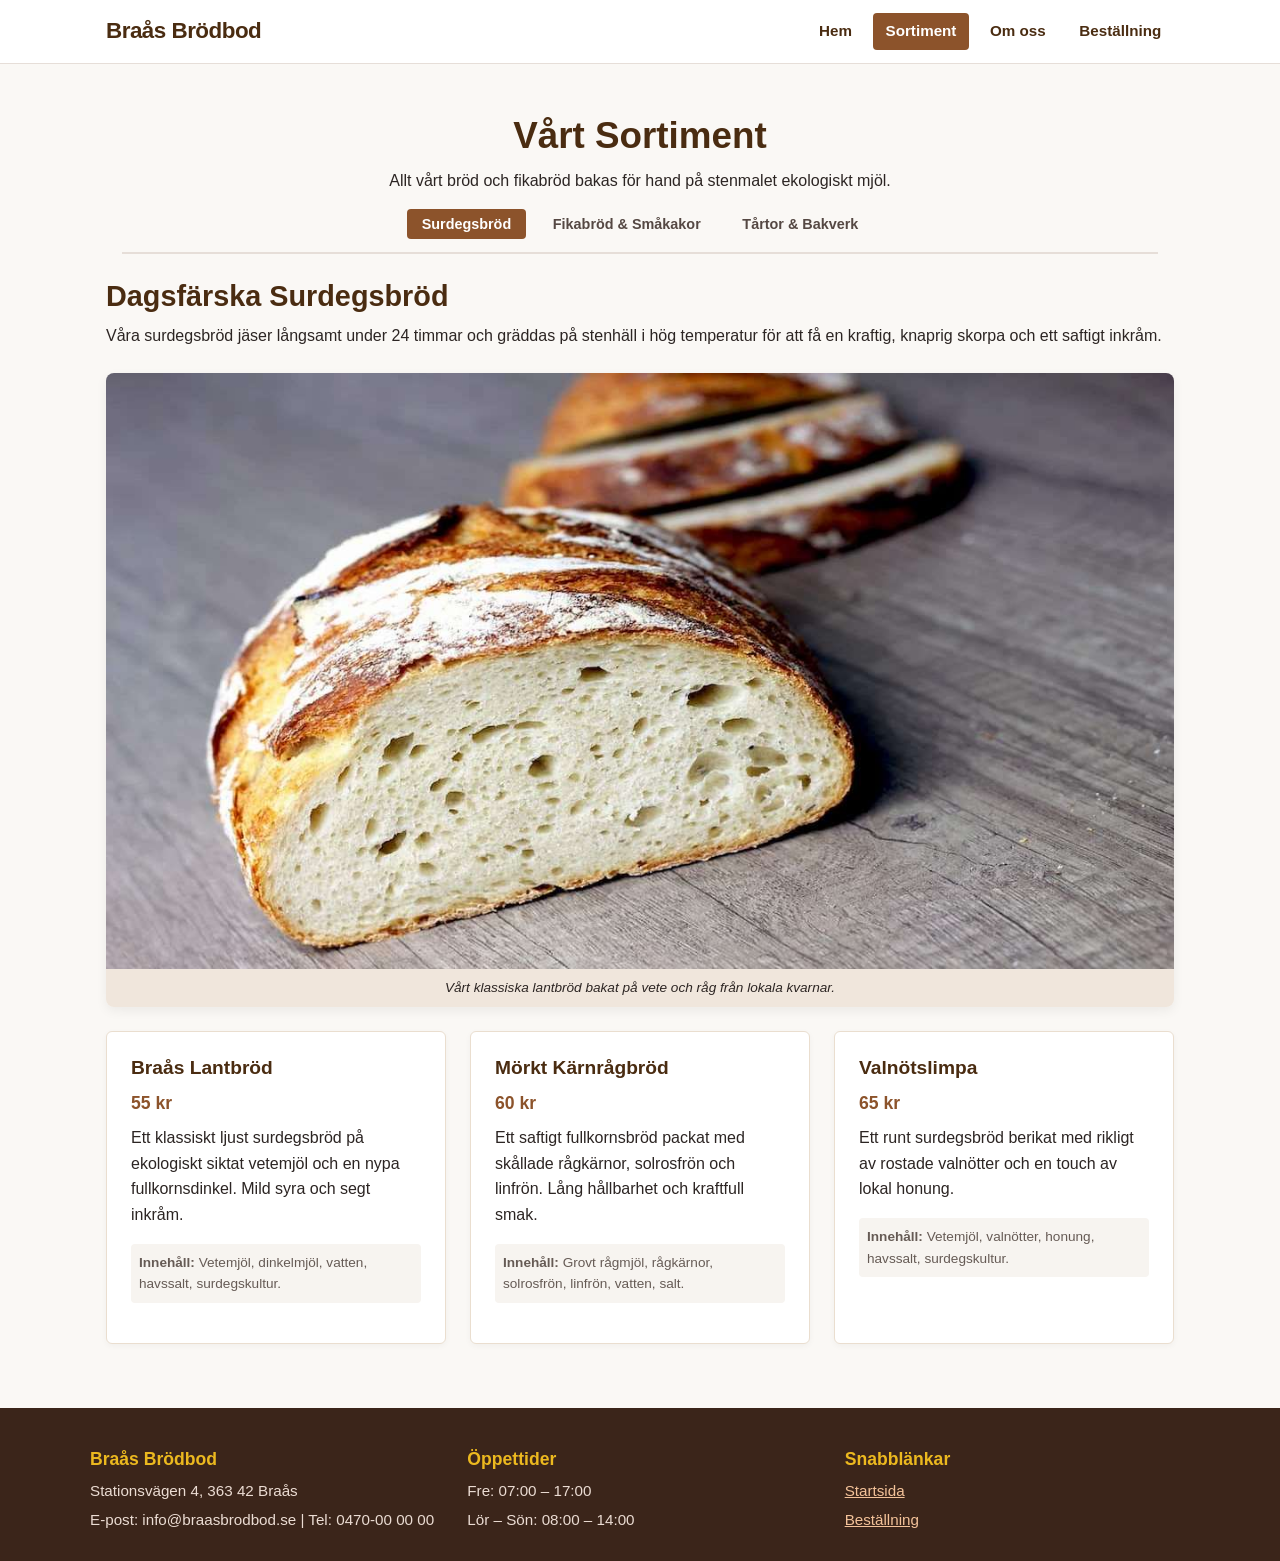
<file: surdeg.html>
<!doctype html>
<html lang="sv">
  <head>
    <meta charset="UTF-8" />
    <meta name="viewport" content="width=device-width, initial-scale=1.0" />
    <title>Sortiment: Surdegsbröd – Braås Brödbod</title>
    <link rel="stylesheet" href="css/style.css" />
  </head>
  <body>
    <!-- Global navigering -->
    <header class="site-header">
      <div class="header-container">
        <div class="logo">
          <a href="index.html">Braås Brödbod</a>
        </div>
        <nav class="global-nav" aria-label="Huvudmeny">
          <ul>
            <li><a href="index.html">Hem</a></li>
            <li><a href="surdeg.html" class="active">Sortiment</a></li>
            <li><a href="om-oss.html">Om oss</a></li>
            <li><a href="bestall.html">Beställning</a></li>
          </ul>
        </nav>
      </div>
    </header>

    <main>
      <div class="page-intro">
        <h1>Vårt Sortiment</h1>
        <p>
          Allt vårt bröd och fikabröd bakas för hand på stenmalet ekologiskt
          mjöl.
        </p>
      </div>

      <!-- Lokal navigering  -->
      <nav class="local-nav" aria-label="Undermeny sortiment">
        <ul>
          <li><a href="surdeg.html" class="active-local">Surdegsbröd</a></li>
          <li><a href="fikabrod.html">Fikabröd & Småkakor</a></li>
          <li><a href="tartor.html">Tårtor & Bakverk</a></li>
        </ul>
      </nav>

      <section class="catalog-section">
        <h2>Dagsfärska Surdegsbröd</h2>
        <p>
          Våra surdegsbröd jäser långsamt under 24 timmar och gräddas på
          stenhäll i hög temperatur för att få en kraftig, knaprig skorpa och
          ett saftigt inkråm.
        </p>

        <figure class="featured-picture">
          <picture>
            <!-- För stora skärmar-->
            <source media="(min-width: 768px)" srcset="img/brod-large.jpg" />
            <!-- Standard / mindre skärmar-->
            <img
              src="img/brod-small.jpg"
              alt="Nybakat ekologiskt lantbröd i skivor på skärbräda"
            />
          </picture>
          <figcaption>
            Vårt klassiska lantbröd bakat på vete och råg från lokala kvarnar.
          </figcaption>
        </figure>

        <!-- Produktkort med Grid -->
        <div class="product-grid">
          <article class="product-card">
            <h3>Braås Lantbröd</h3>
            <p class="price">55 kr</p>
            <p>
              Ett klassiskt ljust surdegsbröd på ekologiskt siktat vetemjöl och
              en nypa fullkornsdinkel. Mild syra och segt inkråm.
            </p>
            <p class="allergens">
              <strong>Innehåll:</strong> Vetemjöl, dinkelmjöl, vatten, havssalt,
              surdegskultur.
            </p>
          </article>

          <article class="product-card">
            <h3>Mörkt Kärnrågbröd</h3>
            <p class="price">60 kr</p>
            <p>
              Ett saftigt fullkornsbröd packat med skållade rågkärnor,
              solrosfrön och linfrön. Lång hållbarhet och kraftfull smak.
            </p>
            <p class="allergens">
              <strong>Innehåll:</strong> Grovt rågmjöl, rågkärnor, solrosfrön,
              linfrön, vatten, salt.
            </p>
          </article>

          <article class="product-card">
            <h3>Valnötslimpa</h3>
            <p class="price">65 kr</p>
            <p>
              Ett runt surdegsbröd berikat med rikligt av rostade valnötter och
              en touch av lokal honung.
            </p>
            <p class="allergens">
              <strong>Innehåll:</strong> Vetemjöl, valnötter, honung, havssalt,
              surdegskultur.
            </p>
          </article>
        </div>
      </section>
    </main>

    <footer class="site-footer">
      <div class="footer-container">
        <div class="footer-info">
          <h2>Braås Brödbod</h2>
          <p>Stationsvägen 4, 363 42 Braås</p>
          <p>E-post: info@braasbrodbod.se | Tel: 0470-00 00 00</p>
        </div>
        <div class="footer-hours">
          <h2>Öppettider</h2>
          <p>Fre: 07:00 – 17:00</p>
          <p>Lör – Sön: 08:00 – 14:00</p>
        </div>
        <div class="footer-nav">
          <h2>Snabblänkar</h2>
          <p><a href="index.html">Startsida</a></p>
          <p><a href="bestall.html">Beställning</a></p>
        </div>
      </div>
    </footer>
  </body>
</html>
</file>
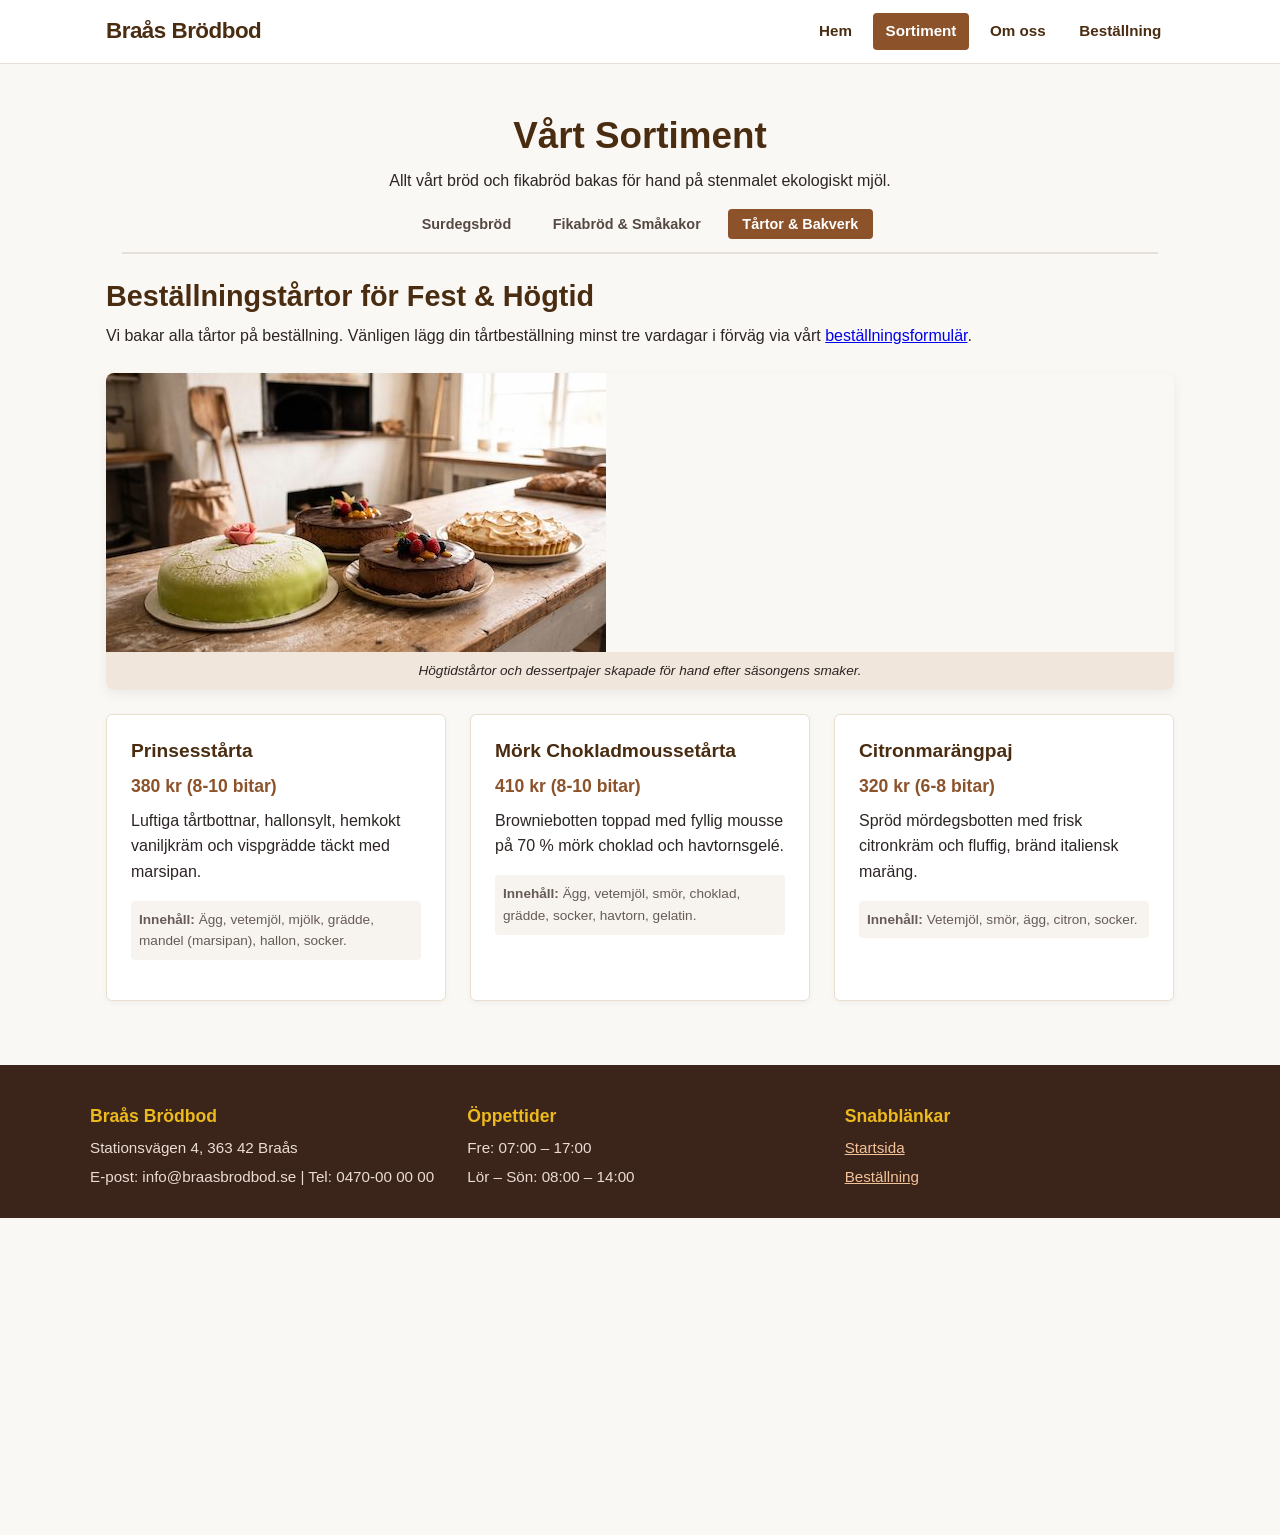
<file: tartor.html>
<!doctype html>
<html lang="sv">
  <head>
    <meta charset="UTF-8" />
    <meta name="viewport" content="width=device-width, initial-scale=1.0" />
    <title>Sortiment: Tårtor – Braås Brödbod</title>
    <link rel="stylesheet" href="css/style.css" />
  </head>
  <body>
    <header class="site-header">
      <div class="header-container">
        <div class="logo">
          <a href="index.html">Braås Brödbod</a>
        </div>
        <nav class="global-nav" aria-label="Huvudmeny">
          <ul>
            <li><a href="index.html">Hem</a></li>
            <li><a href="surdeg.html" class="active">Sortiment</a></li>
            <li><a href="om-oss.html">Om oss</a></li>
            <li><a href="bestall.html">Beställning</a></li>
          </ul>
        </nav>
      </div>
    </header>

    <main>
      <div class="page-intro">
        <h1>Vårt Sortiment</h1>
        <p>
          Allt vårt bröd och fikabröd bakas för hand på stenmalet ekologiskt
          mjöl.
        </p>
      </div>

      <!-- Lokal navigering -->
      <nav class="local-nav" aria-label="Undermeny sortiment">
        <ul>
          <li><a href="surdeg.html">Surdegsbröd</a></li>
          <li><a href="fikabrod.html">Fikabröd &amp; Småkakor</a></li>
          <li>
            <a href="tartor.html" class="active-local">Tårtor &amp; Bakverk</a>
          </li>
        </ul>
      </nav>

      <section class="catalog-section">
        <h2>Beställningstårtor för Fest &amp; Högtid</h2>
        <p>
          Vi bakar alla tårtor på beställning. Vänligen lägg din tårtbeställning
          minst tre vardagar i förväg via vårt
          <a href="bestall.html">beställningsformulär</a>.
        </p>

        <figure class="featured-picture">
          <picture>
            <source media="(min-width: 768px)" srcset="img/tartor-large.jpg" />
            <img
              src="img/tartor-small.jpg"
              alt="Vackert dekorerade tårtor och pajer på en mjölad träbänk i bageriet"
            />
          </picture>
          <figcaption>
            Högtidstårtor och dessertpajer skapade för hand efter säsongens
            smaker.
          </figcaption>
        </figure>

        <div class="product-grid">
          <article class="product-card">
            <h3>Prinsesstårta</h3>
            <p class="price">380 kr (8-10 bitar)</p>
            <p>
              Luftiga tårtbottnar, hallonsylt, hemkokt vaniljkräm och vispgrädde
              täckt med marsipan.
            </p>
            <p class="allergens">
              <strong>Innehåll:</strong> Ägg, vetemjöl, mjölk, grädde, mandel
              (marsipan), hallon, socker.
            </p>
          </article>

          <article class="product-card">
            <h3>Mörk Chokladmoussetårta</h3>
            <p class="price">410 kr (8-10 bitar)</p>
            <p>
              Browniebotten toppad med fyllig mousse på 70 % mörk choklad och
              havtornsgelé.
            </p>
            <p class="allergens">
              <strong>Innehåll:</strong> Ägg, vetemjöl, smör, choklad, grädde,
              socker, havtorn, gelatin.
            </p>
          </article>

          <article class="product-card">
            <h3>Citronmarängpaj</h3>
            <p class="price">320 kr (6-8 bitar)</p>
            <p>
              Spröd mördegsbotten med frisk citronkräm och fluffig, bränd
              italiensk maräng.
            </p>
            <p class="allergens">
              <strong>Innehåll:</strong> Vetemjöl, smör, ägg, citron, socker.
            </p>
          </article>
        </div>
      </section>
    </main>

    <footer class="site-footer">
      <div class="footer-container">
        <div class="footer-info">
          <h2>Braås Brödbod</h2>
          <p>Stationsvägen 4, 363 42 Braås</p>
          <p>E-post: info@braasbrodbod.se | Tel: 0470-00 00 00</p>
        </div>
        <div class="footer-hours">
          <h2>Öppettider</h2>
          <p>Fre: 07:00 – 17:00</p>
          <p>Lör – Sön: 08:00 – 14:00</p>
        </div>
        <div class="footer-nav">
          <h2>Snabblänkar</h2>
          <p><a href="index.html">Startsida</a></p>
          <p><a href="bestall.html">Beställning</a></p>
        </div>
      </div>
    </footer>
  </body>
</html>
</file>
<file: css/style.css>
/* ==========================================================================
   1. Grundinställningar 
   ========================================================================== */
* {
  margin: 0;
  padding: 0;
  box-sizing: border-box;
} 

html {
  font-size: 16px;
  scroll-behavior: smooth;
}

body {
  font-family: -apple-system, BlinkMacSystemFont, "Segoe UI", Roboto, Helvetica, Arial, sans-serif;
  line-height: 1.6;
  color: #2c2523;
  background-color: #faf8f5;
  min-width: 320px; 
  min-height: 100vh;
  display: flex;
  flex-direction: column;
  overflow-x: hidden;
}

/* bilder */
img {
  max-width: 100%;
  height: auto;
  display: block;
}

h1, h2, h3, h4 {
  color: #4a2c11;
  line-height: 1.3;
  margin-bottom: 0.5rem;
}

h1 { font-size: 1.8rem; }
h2 { font-size: 1.5rem; }
h3 { font-size: 1.2rem; }

p {
  margin-bottom: 1rem;
}

/* ==========================================================================
   2. Global Navigering 
   ========================================================================== */
.site-header {
  background-color: #ffffff;
  border-bottom: 1px solid #e6ded8;
  position: sticky;
  top: 0;
  z-index: 100;
}

.header-container {
  max-width: 1100px;
  margin: 0 auto;
  padding: 0.8rem 1rem;
  display: flex;
  flex-direction: column;
  align-items: center;
  gap: 0.8rem;
}

.logo a {
  font-size: 1.4rem;
  font-weight: 700;
  color: #4a2c11;
  text-decoration: none;
  letter-spacing: -0.5px;
}

.global-nav {
  width: 100%;
}

/* Mobilmeny*/
.global-nav ul {
  list-style: none;
  display: grid;
  grid-template-columns: 1fr 1fr;
  gap: 0.5rem;
  width: 100%;
  max-width: 320px;
  margin: 0 auto;
}

.global-nav a {
  display: flex;
  align-items: center;
  justify-content: center;
  min-height: 40px;
  padding: 0.4rem;
  text-decoration: none;
  color: #4a2c11;
  background-color: #f7f2ed;
  font-weight: 600;
  font-size: 0.85rem;
  border-radius: 4px;
  text-align: center;
  transition: background-color 0.2s ease, color 0.2s ease;
}

.global-nav a:hover {
  background-color: #ebdcd0;
}

.global-nav a.active {
  background-color: #8c532b;
  color: #ffffff;
}

/* ==========================================================================
   3. Lokal Navigering (Sortimentets 3 undersidor)
   ========================================================================== */
.page-intro {
  max-width: 1100px;
  margin: 1.5rem auto 1rem;
  padding: 0 1rem;
  text-align: center;
}

.local-nav {
  max-width: 1100px;
  margin: 0 auto 1.5rem;
  padding: 0 1rem;
  width: 100%;
}

.local-nav ul {
  list-style: none;
  display: grid;
  grid-template-columns: repeat(3, 1fr);
  gap: 0.4rem;
  border-bottom: 2px solid #e6ded8;
  padding-bottom: 0.8rem;
}

.local-nav a {
  display: flex;
  align-items: center;
  justify-content: center;
  min-height: 48px;
  padding: 0.3rem 0.2rem;
  text-decoration: none;
  color: #554843;
  background-color: #f7f2ed;
  font-weight: 600;
  font-size: 0.75rem;
  line-height: 1.2;
  text-align: center;
  border-radius: 4px;
  transition: background-color 0.2s ease, color 0.2s ease;
}

.local-nav a:hover {
  background-color: #ebdcd0;
  color: #8c532b;
}


.local-nav a.active-local {
  background-color: #8c532b;
  color: #ffffff;
}

/* ==========================================================================
   4. Innehållssektioner & Startsida
   ========================================================================== */
main {
  max-width: 1100px;
  width: 100%;
  margin: 0 auto;
  padding: 1.5rem 1rem;
  flex: 1; 
}

.hero-section {
  background-color: #eeddcc;
  padding: 2rem 1.2rem;
  border-radius: 8px;
  text-align: center;
  margin-bottom: 2rem;
}

.hero-section h1 {
  font-size: 1.6rem;
}

.btn {
  display: inline-block;
  background-color: #8c532b;
  color: #ffffff;
  padding: 0.7rem 1.4rem;
  text-decoration: none;
  font-family: inherit;
  font-size: 1rem;
  font-weight: 600;
  border-radius: 4px;
  border: none;
  cursor: pointer;
  margin-top: 1rem;
  transition: background-color 0.2s ease, transform 0.2s ease;
}

.btn:hover {
  background-color: #6f3e1c;
  transform: translateY(-2px);
}

.btn:focus-visible {
  outline: 3px solid #ecb91f;
  outline-offset: 2px;
}

.btn-secondary {
  background-color: #4a2c11;
}

.featured-section,
.order-teaser,
.catalog-section,
.about-content,
.form-section {
  margin-bottom: 2.5rem;
}

/* Figur och bildvisning med picture */
.featured-picture {
  margin: 1.5rem 0;
  border-radius: 8px;
  overflow: hidden;
  box-shadow: 0 4px 12px rgba(0, 0, 0, 0.06);
}


.featured-picture figcaption {
  font-size: 0.85rem;
  font-style: italic;
  padding: 0.5rem;
  text-align: center;
  background-color: #f0e6dc;
}

/* ==========================================================================
   5. Kortlayouter & Grid
   ========================================================================== */
.card-grid,
.product-grid {
  display: grid;
  grid-template-columns: 1fr;
  gap: 1.5rem;
  margin-top: 1.5rem;
}

.card,
.product-card {
  background-color: #ffffff;
  padding: 1.5rem;
  border-radius: 6px;
  border: 1px solid #eadecf;
  box-shadow: 0 2px 6px rgba(0, 0, 0, 0.04);
}

.product-card .price {
  font-weight: 700;
  color: #8c532b;
  font-size: 1.1rem;
  margin-bottom: 0.5rem;
}

.product-card .allergens {
  font-size: 0.85rem;
  color: #665b55;
  background-color: #f7f4f0;
  padding: 0.5rem;
  border-radius: 4px;
  margin-top: 0.8rem;
}

/* Om oss sektion */
.about-info-box {
  background-color: #f2e9e1;
  padding: 1.5rem;
  border-radius: 6px;
  margin-top: 1.5rem;
}

.about-info-box ul {
  list-style: none;
  margin-top: 0.5rem;
}

.about-info-box li {
  margin-bottom: 0.4rem;
}

/* ==========================================================================
   6. Formulärdesign
   ========================================================================== */
.order-form {
  background-color: #ffffff;
  padding: 1.5rem;
  border-radius: 6px;
  border: 1px solid #eadecf;
}

.order-form fieldset {
  border: 1px solid #d8ccc2;
  border-radius: 6px;
  padding: 1.2rem;
  margin-bottom: 1.5rem;
}

.order-form legend {
  font-weight: 700;
  color: #4a2c11;
  padding: 0 0.5rem;
}

.form-group {
  margin-bottom: 1.2rem;
  display: flex;
  flex-direction: column;
}

.form-group label,
.group-label {
  font-weight: 600;
  font-size: 0.95rem;
  margin-bottom: 0.4rem;
}

.form-group input[type="text"],
.form-group input[type="email"],
.form-group input[type="tel"],
.form-group input[type="date"],
.form-group select,
.form-group textarea {
  width: 100%;
  padding: 0.6rem;
  border: 1px solid #c7b8ad;
  border-radius: 4px;
  font-family: inherit;
  font-size: 1rem;
}

.form-group input:focus,
.form-group select:focus,
.form-group textarea:focus {
  outline: 2px solid #8c532b;
  border-color: transparent;
}

.radio-options {
  display: flex;
  flex-direction: column;
  gap: 0.5rem;
  margin-top: 0.3rem;
}

.radio-options label,
.checkbox-group label {
  font-weight: normal;
  cursor: pointer;
  display: flex;
  align-items: center;
  gap: 0.6rem;
}

/* Större klickytor för radioknappar*/
.radio-options label {
  min-height: 44px;
  padding: 0.6rem 0.8rem;
  margin-bottom: 0;
  border: 1px solid #d8ccc2;
  border-radius: 4px;
  background-color: #faf8f5;
  transition: background-color 0.2s ease, border-color 0.2s ease;
}

.radio-options label:hover {
  background-color: #f0e6dc;
}

.radio-options input[type="radio"],
.checkbox-group input[type="checkbox"] {
  width: 1.2rem;
  height: 1.2rem;
  flex-shrink: 0;
  accent-color: #8c532b;
  cursor: pointer;
}

.form-actions {
  text-align: right;
  margin-top: 1rem;
}

/* ==========================================================================
   7. Sidfot (Footer)
   ========================================================================== */
.site-footer {
  background-color: #3b251a;
  color: #f7eee9;
  padding: 2.5rem 1rem 1.5rem;
  margin-top: auto; 
}

.footer-container {
  max-width: 1100px;
  margin: 0 auto;
  display: flex;
  flex-direction: column;
  gap: 1.5rem;
}
.site-footer h2,
.site-footer h3,
.site-footer h4 {
  color: #ecb91f;
  margin-bottom: 0.5rem;
  font-size: 1.1rem;
}


.site-footer p {
  margin-bottom: 0.3rem;
  font-size: 0.95rem;
  color: #ebdcd3;
}

.site-footer a {
  color: #f3c299;
  text-decoration: underline;
}

.report-link {
  display: inline-block;
  font-weight: 700;
  background-color: rgba(255, 255, 255, 0.1);
  padding: 0.4rem 0.8rem;
  border-radius: 4px;
  text-decoration: underline;
}

/* ==========================================================================
   8. Media Query för Större Skärmar
   ========================================================================== */
@media (min-width: 768px) {
  h1 { font-size: 2.3rem; }
  h2 { font-size: 1.8rem; }

  
  .header-container {
    flex-direction: row;
    justify-content: space-between;
  }

  .global-nav {
    width: auto;
  }

  .global-nav ul {
    display: flex;
    max-width: none;
    gap: 0.5rem;
  }

  .global-nav a {
    min-height: auto;
    padding: 0.4rem 0.8rem;
    font-size: 0.95rem;
    background-color: transparent;
  }

  .global-nav a:hover {
    background-color: #f0e6dc;
  }

  .global-nav a.active {
    background-color: #8c532b;
    color: #ffffff;
  }

  /* Undermeny återgår till horisontell rad */
  .local-nav ul {
    display: flex;
    justify-content: center;
    gap: 0.8rem;
  }

  .local-nav a {
    min-height: auto;
    padding: 0.4rem 0.9rem;
    font-size: 0.9rem;
    background-color: transparent;
  }

  .local-nav a:hover {
    background-color: #f0e6dc;
    color: #8c532b;
  }

  .local-nav a.active-local {
    background-color: #8c532b;
    color: #ffffff;
  }



  
  .card-grid,
  .product-grid {
    grid-template-columns: repeat(3, 1fr);
  }

  /* Om oss */
  .about-grid {
    display: grid;
    grid-template-columns: 2fr 1fr;
    gap: 2rem;
    align-items: start;
  }

  .about-info-box {
    margin-top: 0;
  }

  /* Sidfot */
  .footer-container {
    flex-direction: row;
    justify-content: space-between;
    align-items: flex-start;
    gap: 2rem;
  }

  .footer-container > div {
    flex: 1;
  }

  .radio-options {
    flex-direction: row;
    gap: 1rem;
  }

  .radio-options label {
    flex: 1;
  }
}
@media (min-width: 500px) and (max-width: 767px) {
  .featured-picture img {
    width: 100%;
    max-height: 380px;
    object-fit: cover;
  }
}
</file>
